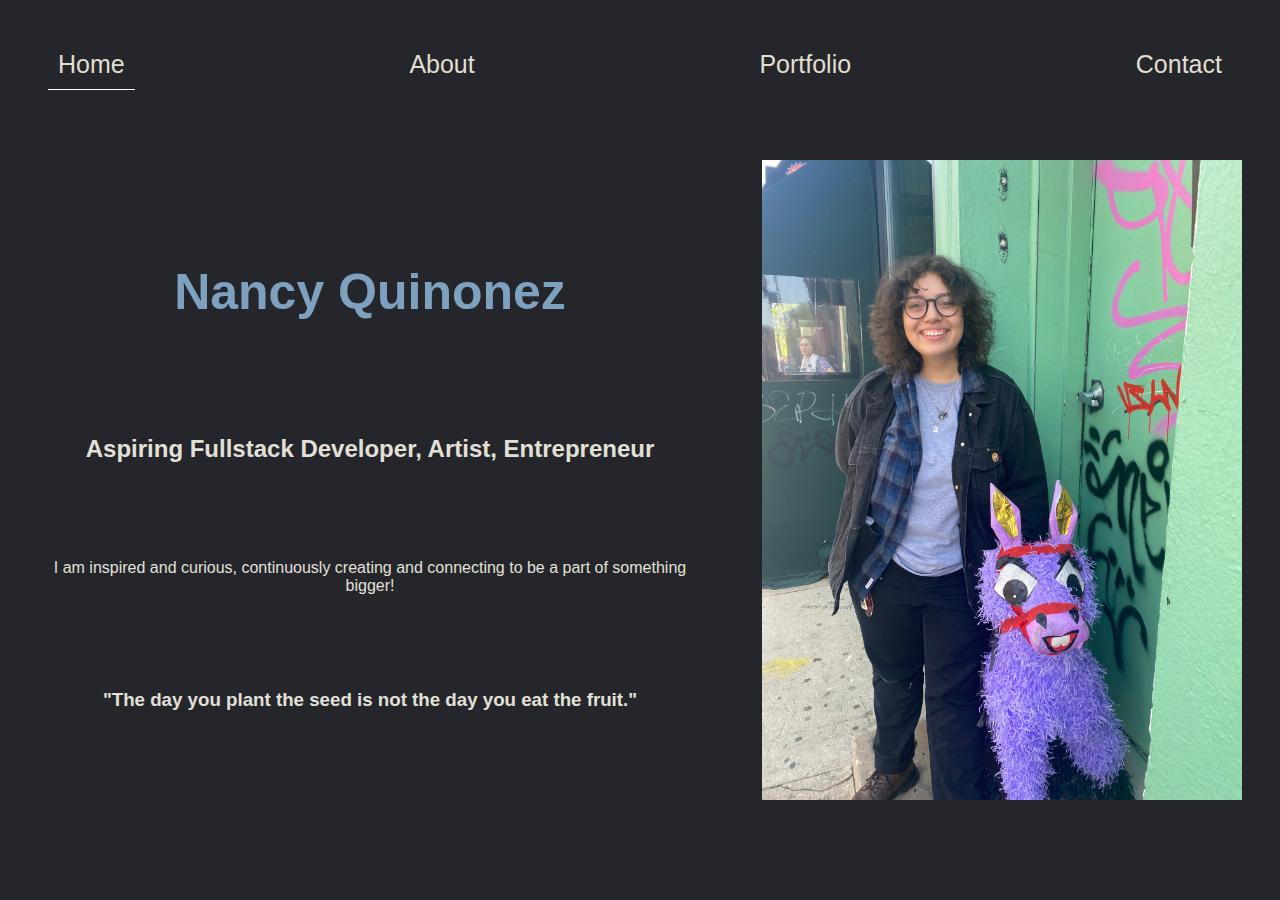
<file: index.html>
<!DOCTYPE html>
<html lang="en">
<head>
    <meta charset="UTF-8">
    <meta name="viewport" content="width=device-width, initial-scale=1.0">
    <title>Home</title>
    <link rel="stylesheet" href="style.css">
    <script src="javascript.js"></script>
</head>
<body>
    <nav>
        <div class="nav">
            <a class="active" href="#">Home</a>
            <a href="about.html">About</a>
            <a href="portfolio.html">Portfolio</a>
            <a href="contact.html">Contact</a>
        </div>
    </nav>

     <div class="container">
        <div class="left">
            <h1 id="name">Nancy Quinonez</h1>
            <h2>Aspiring Fullstack Developer, Artist, Entrepreneur</h2>
            <p>I am inspired and curious, continuously creating and connecting to be a part of something bigger!</p>
            <h3>"The day you plant the seed is not the day you eat the fruit."</h3>
        </div>

        <div class="right">
            <img src="/Me.jpeg" id="selfie">
        </div>
    </div>

</body>
</html>
</file>
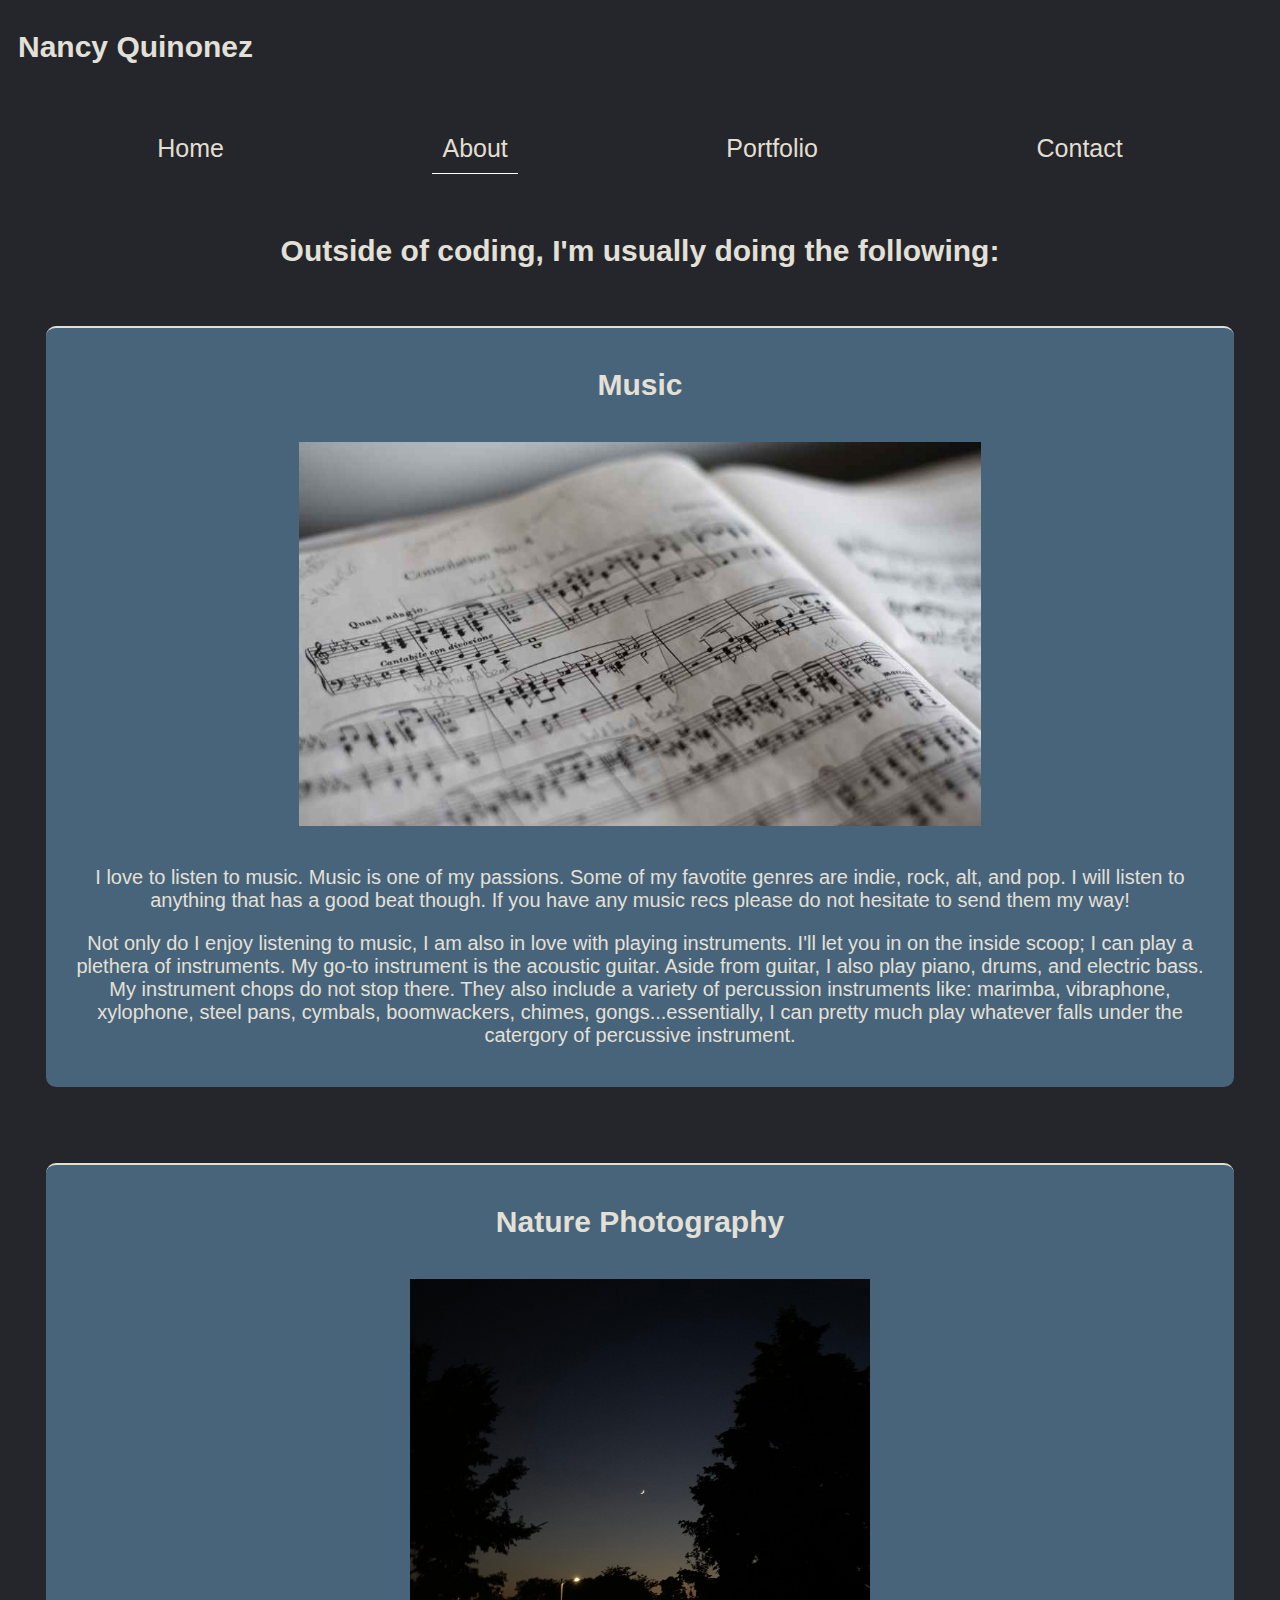
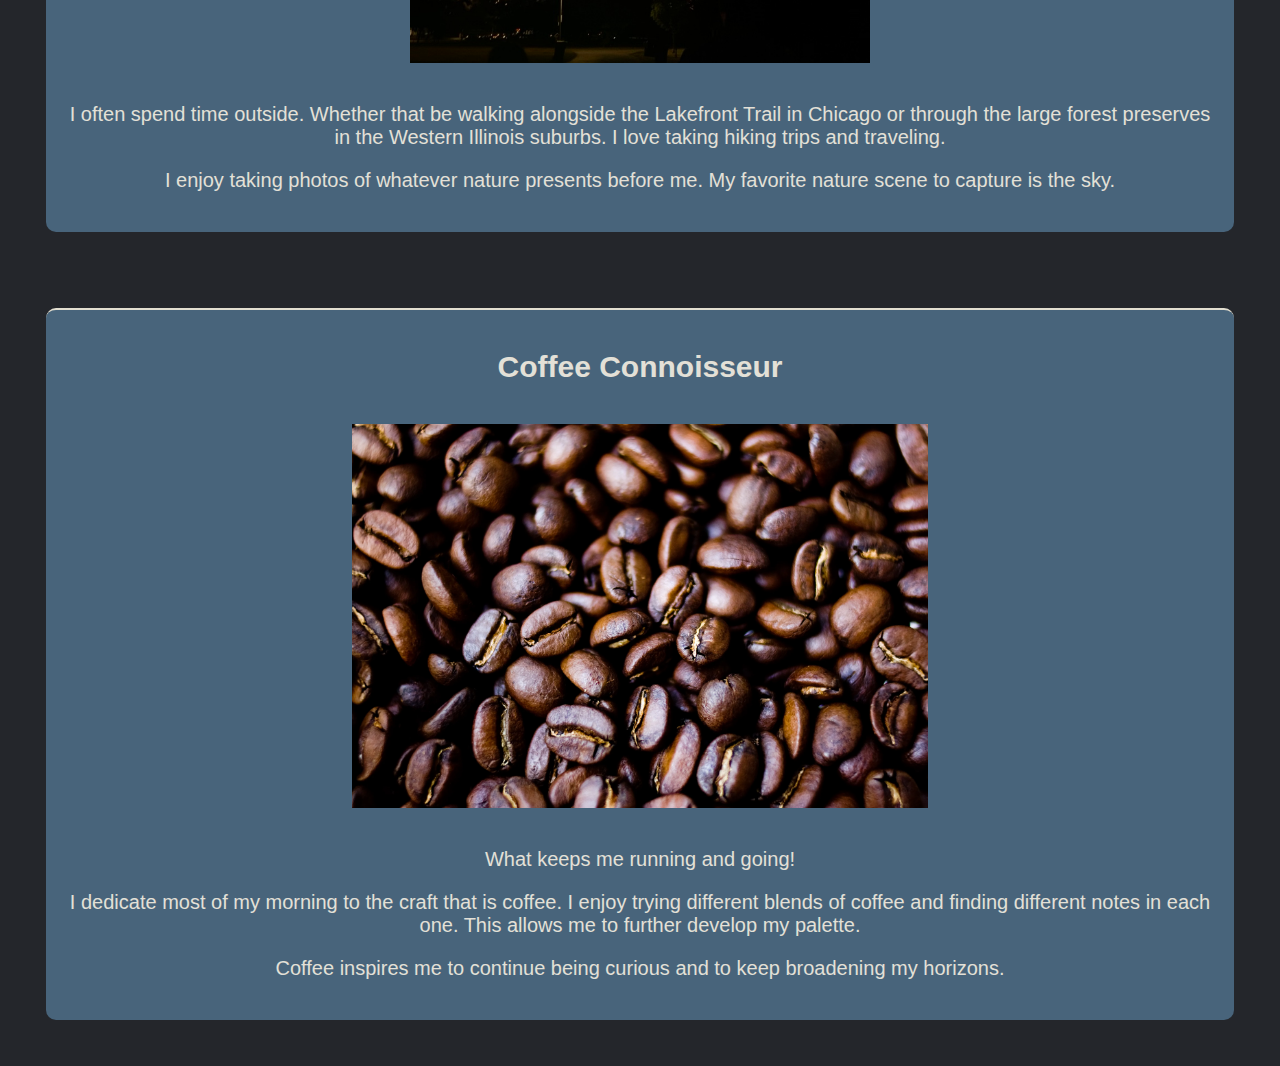
<file: about.html>
<!DOCTYPE html>
<html lang="en">
<head>
    <meta charset="UTF-8">
    <meta name="viewport" content="width=device-width, initial-scale=1.0">
    <title>About</title>
    <link rel="stylesheet" href="style.css">
    <script src="javascript.js"></script>
</head>
<body>
    
    <nav>
        <div class="logo">
            <h1 >Nancy Quinonez</h1>
        </div>
        <div class="links">
            <a href="index.html">Home</a>
            <a class="active" href="about.html">About</a>
            <a href="portfolio.html">Portfolio</a>
            <a href="contact.html">Contact</a>
        </div>
    </nav>

    <main>
        <h1>Outside of coding, I'm usually doing the following:</h1>

    <section>
        <h1>Music</h1>
        <img src="./music.jpg" alt="Music Sheet" class="pictures">
        <p>I love to listen to music. Music is one of my passions. Some of my favotite genres are indie, rock, alt, and pop. I will listen to anything that has a good beat though. If you have any music recs please do not hesitate to send them my way!</p>
        <p>Not only do I enjoy listening to music, I am also in love with playing instruments. I'll let you in on the inside scoop; I can play a plethera of instruments. My go-to instrument is the acoustic guitar. Aside from guitar, I also play piano, drums, and electric bass. My instrument chops do not stop there. They also include a variety of percussion instruments like: marimba, vibraphone, xylophone, steel pans, cymbals, boomwackers, chimes, gongs...essentially, I can pretty much play whatever falls under the catergory of percussive instrument. </p>
    </section>

    <section>
        <h1>Nature Photography</h1>
        <img src="/sky.jpg" alt="Moon with tree silohuette" class="pictures">
        <p>I often spend time outside. Whether that be walking alongside the Lakefront Trail in Chicago or through the large forest preserves in the Western Illinois suburbs. I love taking hiking trips and traveling.</p>
        <p>I enjoy taking photos of whatever nature presents before me. My favorite nature scene to capture is the sky.</p>
    </section>

    <section>
        <h1>Coffee Connoisseur</h1>
        <img src="/coffee.webp" alt="Coffee Beans" class="pictures">
        <p>What keeps me running and going!</p>
        <p>I dedicate most of my morning to the craft that is coffee. I enjoy trying different blends of coffee and finding different notes in each one. This allows me to further develop my palette.</p>
        <p>Coffee inspires me to continue being curious and to keep broadening my horizons.</p>
    </section>
    </main>
</body>
</html>
</file>
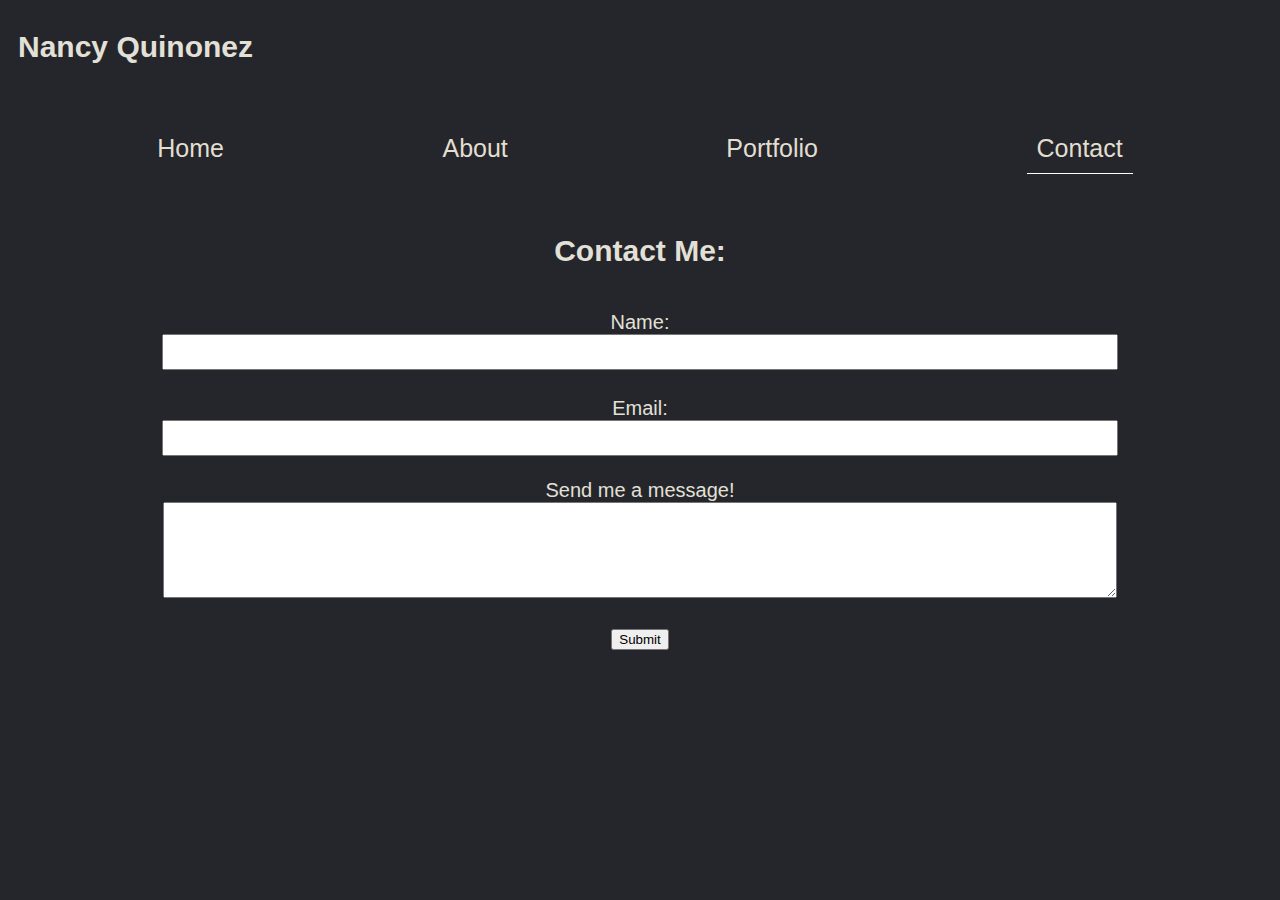
<file: contact.html>
<!DOCTYPE html>
<html lang="en">
<head>
    <meta charset="UTF-8">
    <meta name="viewport" content="width=device-width, initial-scale=1.0">
    <title>Contact</title>
    <link rel="stylesheet" href="style.css">
    <script src="javascript.js"></script>
</head>
<body>

    <nav>
        <div class="logo">
            <h1>Nancy Quinonez</h1>
        </div>

        <div class="links">
            <a href="index.html">Home</a>
            <a href="about.html">About</a>
            <a href="portfolio.html">Portfolio</a>
            <a class="active" href="contact.html">Contact</a>
        </div>
    </nav>

    <main>
        <h1>Contact Me:</h1>
        <br>
        <form id="form">
            <div>
                <label for="name">Name:</label>
                <br>
                <input id="name" type="text" name="name">
            </div>
            <br>
            <div>
                <label for="email">Email:</label>
                <br>
    
                <input id="email" type="email" name="email">
            </div>
            <br>
            <div>
                <label for="message">Send me a message!</label>
                <br>
                <textarea id="message" name="message" rows="6" cols="50"></textarea>
            </div>
            <br>
            <button type="submit" id="submit">Submit</button>
        </form>
    </main>
</body>
</html>
</file>
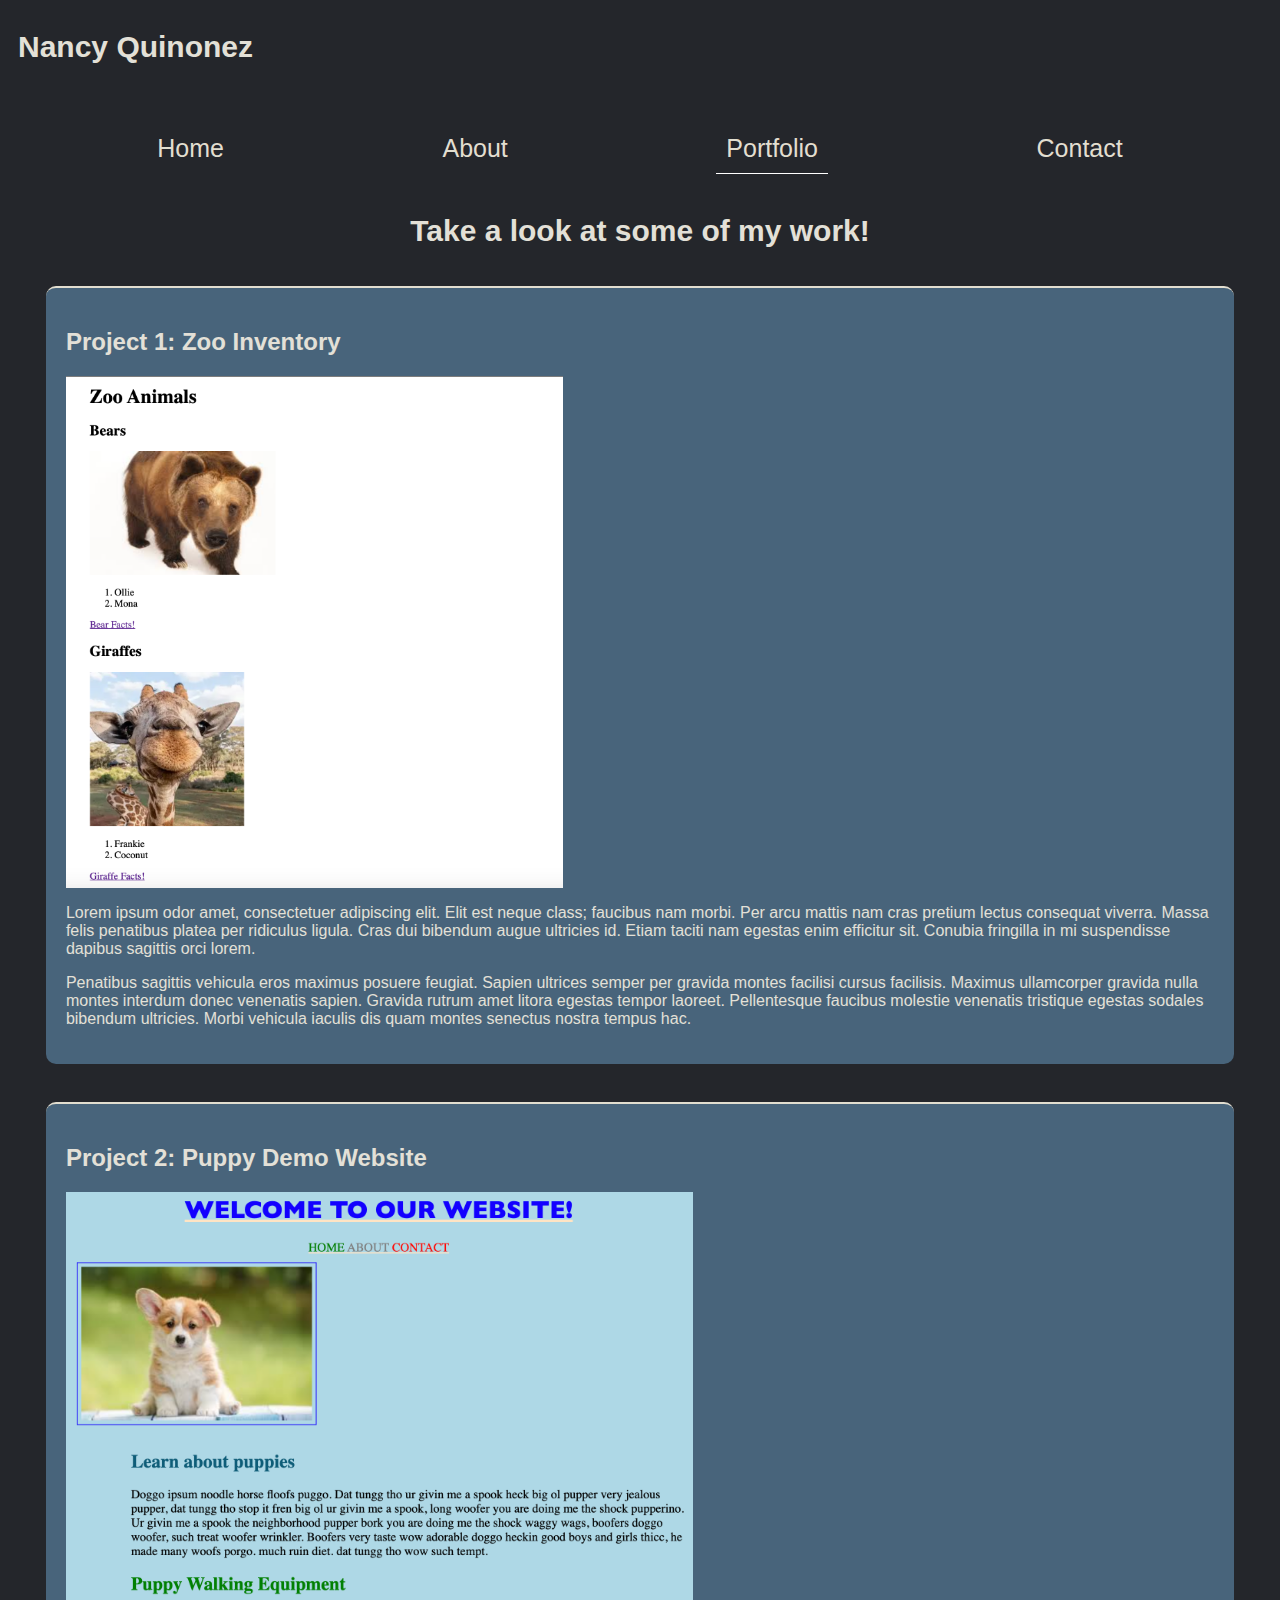
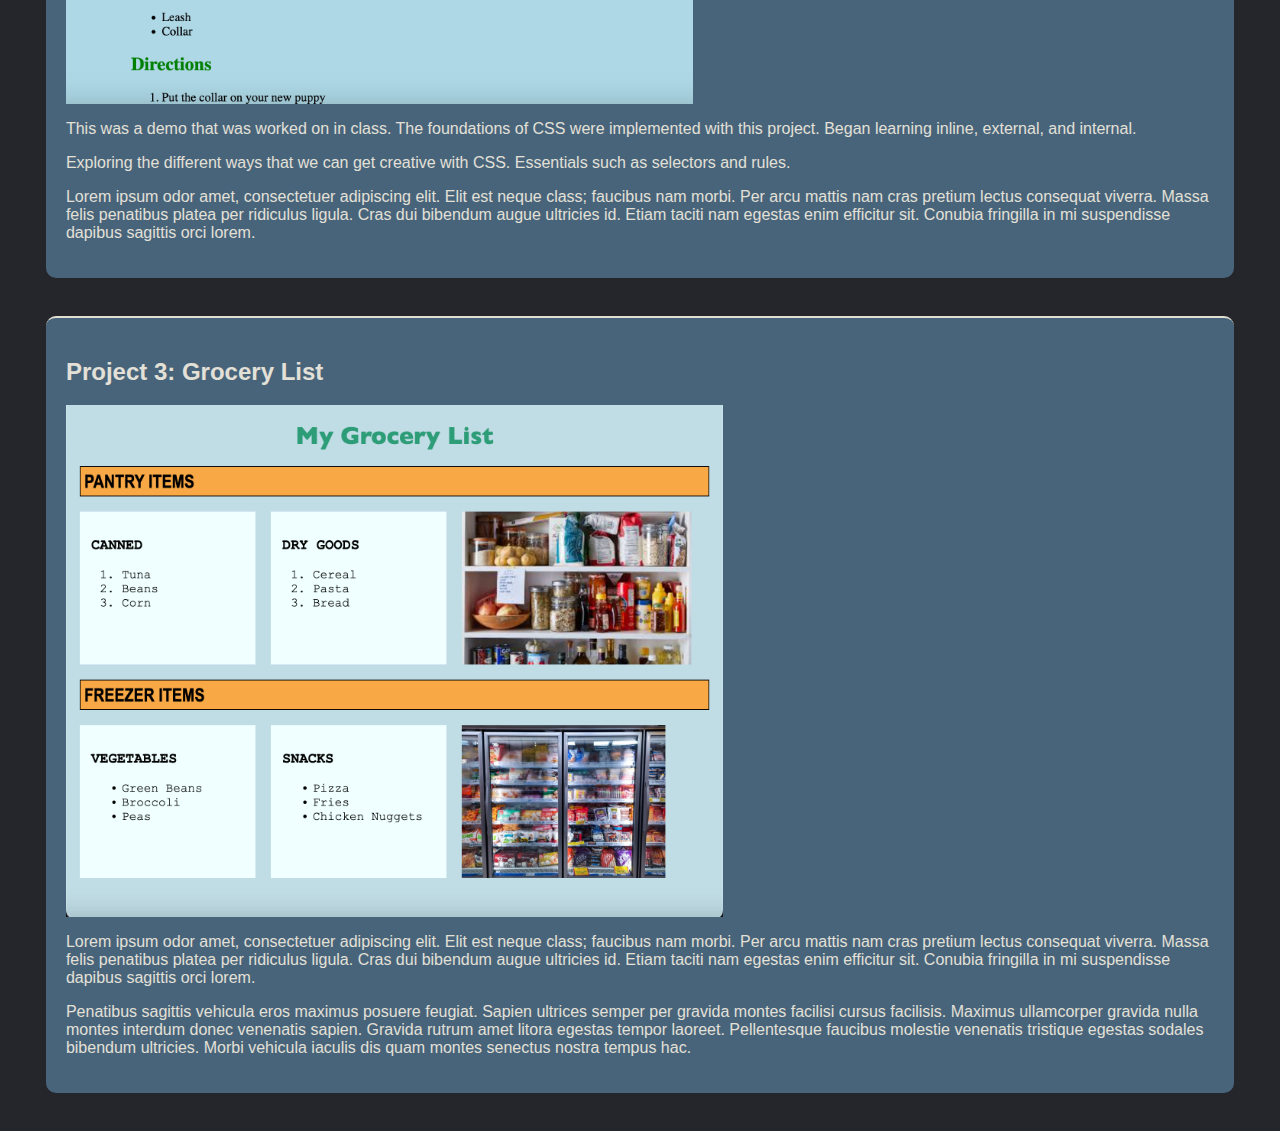
<file: portfolio.html>
<!DOCTYPE html>
<html lang="en">
<head>
    <meta charset="UTF-8">
    <meta name="viewport" content="width=device-width, initial-scale=1.0">
    <title>Portfolio</title>
    <link rel="stylesheet" href="style.css">
    <script src="javascript.js"></script>
</head>
<body>
 
    <nav>
        <div class="logo">
            <h1>Nancy Quinonez</h1>
        </div>
        <div class="links">
            <a href="index.html">Home</a>
            <a href="about.html">About</a>
            <a class="active" href="portfolio.html">Portfolio</a>
            <a href="contact.html">Contact</a>
        </div>
    </nav>

        <h1>Take a look at some of my work!</h1>

        <div>
            <section>
                <h2>Project 1: Zoo Inventory</h2>
                <div>
                    <img src ="./zoo-inventory.png" id="zoo">
                    <p>Lorem ipsum odor amet, consectetuer adipiscing elit. Elit est neque class; faucibus nam morbi. Per arcu mattis nam cras pretium lectus consequat viverra. Massa felis penatibus platea per ridiculus ligula. Cras dui bibendum augue ultricies id. Etiam taciti nam egestas enim efficitur sit. Conubia fringilla in mi suspendisse dapibus sagittis orci lorem. </p>
                    <p>Penatibus sagittis vehicula eros maximus posuere feugiat. Sapien ultrices semper per gravida montes facilisi cursus facilisis. Maximus ullamcorper gravida nulla montes interdum donec venenatis sapien. Gravida rutrum amet litora egestas tempor laoreet. Pellentesque faucibus molestie venenatis tristique egestas sodales bibendum ultricies. Morbi vehicula iaculis dis quam montes senectus nostra tempus hac.</p>
                 </div>
            </section>

            <section>
                <h2>Project 2: Puppy Demo Website</h2> 
                <div>
                    <img src="./puppy.png" id="puppy">
                    <p>This was a demo that was worked on in class. The foundations of CSS were implemented with this project. Began learning inline, external, and internal.</p>
                    <p>Exploring the different ways that we can get creative with CSS. Essentials such as selectors and rules.</p>
                    <p>Lorem ipsum odor amet, consectetuer adipiscing elit. Elit est neque class; faucibus nam morbi. Per arcu mattis nam cras pretium lectus consequat viverra. Massa felis penatibus platea per ridiculus ligula. Cras dui bibendum augue ultricies id. Etiam taciti nam egestas enim efficitur sit. Conubia fringilla in mi suspendisse dapibus sagittis orci lorem. </p>
                </div>
            </section>
    
            <section>
                <h2>Project 3: Grocery List</h2>
                <div>
                    <img src="./grocery_list.png" id="grocery">
                    <p>Lorem ipsum odor amet, consectetuer adipiscing elit. Elit est neque class; faucibus nam morbi. Per arcu mattis nam cras pretium lectus consequat viverra. Massa felis penatibus platea per ridiculus ligula. Cras dui bibendum augue ultricies id. Etiam taciti nam egestas enim efficitur sit. Conubia fringilla in mi suspendisse dapibus sagittis orci lorem. </p>
                    <p>Penatibus sagittis vehicula eros maximus posuere feugiat. Sapien ultrices semper per gravida montes facilisi cursus facilisis. Maximus ullamcorper gravida nulla montes interdum donec venenatis sapien. Gravida rutrum amet litora egestas tempor laoreet. Pellentesque faucibus molestie venenatis tristique egestas sodales bibendum ultricies. Morbi vehicula iaculis dis quam montes senectus nostra tempus hac.</p>
                </div>
            </section>
        </div>

</body>
</html>
</file>
<file: style.css>
html {
    background-color: #24262B;
    color: #e3e0d7;
    font-family: sans-serif;
}

section {
    border-top: 2px solid #E2DED0;
    background-color: #48647b;
    margin: 3%;
    border-radius: 10px;
    padding: 20px;
}

.logo {
    display: flex;
    padding: 0px;
    margin: 10px;
    font-size: 20px !important;
}

.links {
    display: flex;
    justify-content: space-around;
    margin: 20px;
    padding: 20px;
}

.active {
    border-bottom: 1px solid white;
}

.nav {
    display: flex;
    justify-content: space-between;
    padding: 20px;
    margin: 20px;
}

h1 {
    font-family:sans-serif;
    text-align: center;
    font-size: 30px;
}

h2 {
    font-family: sans-serif;
}

#selfie {
    display: flex;
    height: 50vw;
    width: auto;
    padding: 20px;
    margin: 10px;

}
.pictures {
    height: 30vw;
    width: auto;
    display: block;
    margin-left: auto;
    margin-right: auto;
    padding: 20px;
}

main {
    display: flex;
    flex-direction: column;
    text-align: center;
    font-size: 20px;
}

input {
    width: 75%;
    height: 30px;
    font-size: 20px;
    text-align: center;
}

textarea  {
    width: 75%;
}

a:hover {
    color: #7DA1BF;
}

a {
    font-family: 'Gill Sans', 'Gill Sans MT', Calibri, 'Trebuchet MS', sans-serif;
    font-size: 25px;
    color: #E2DED0;
    text-decoration: none;
    padding: 10px;
}

.container {
    display: flex;
    justify-content: space-around;
    height: calc(100% + 80px);
}
  
.left {
    display: flex;
    flex-flow: column;
    text-align: center;
    justify-content: space-evenly;
    padding: 20px;
    margin: 20px;
}
  
.right {
    display: flex;
    align-items: center;
}

#name {
    font-size: 50px;
    color: #7DA1BF;
}

@media (max-width: 700px) {
    body {
        background-color: rgb(4, 59, 135);
    }
    section {
        background-color: rgb(12, 142, 98);
    }
}



h3:hover {
    color: gold;
}

#zoo {
    display: flex;
    height: 40vw;
    width: auto;
}

#grocery  {
    display: flex;
    height: 40vw;
    width: auto;
}

#puppy {
    display: flex;
    height: 40vw;
    width: auto;
}
</file>
